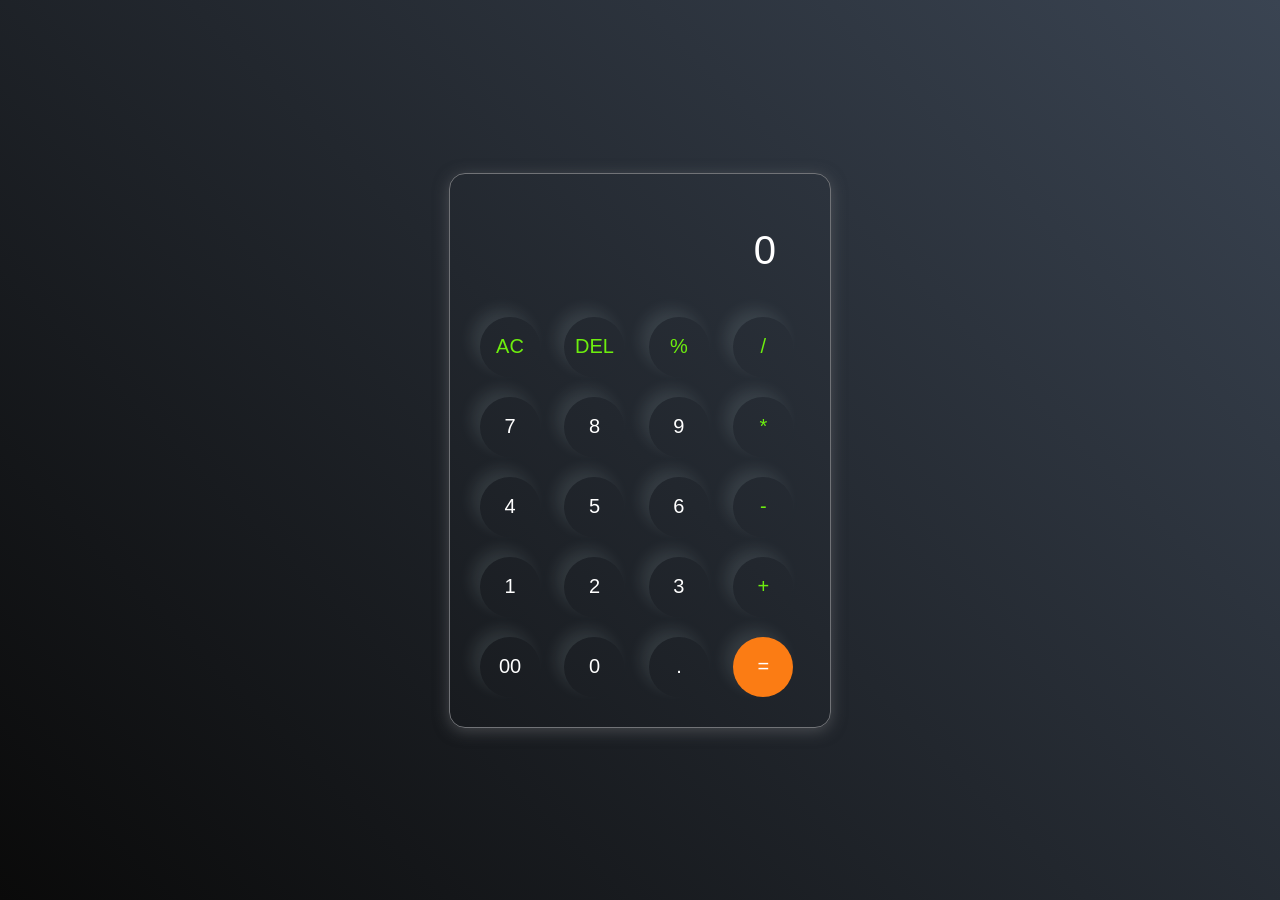
<file: index.html>
<!DOCTYPE html>
<html lang="en">
  <head>
    <meta charset="UTF-8" />
    <meta name="viewport" content="width=device-width, initial-scale=1.0" />
    <title>Caculator</title>
    <link rel="stylesheet" href="style.css" />
  </head>
  <body>
    <div class="calculator">
      <input type="text" placeholder="0" id="inputBox" />
      <div>
        <button class="operator">AC</button>
        <button class="operator">DEL</button>
        <button class="operator">%</button>
        <button class="operator">/</button>
      </div>
      <div>
        <button>7</button>
        <button>8</button>
        <button>9</button>
        <button class="operator">*</button>
      </div>
      <div>
        <button>4</button>
        <button>5</button>
        <button>6</button>
        <button class="operator">-</button>
      </div>
      <div>
        <button>1</button>
        <button>2</button>
        <button>3</button>
        <button class="operator">+</button>
      </div>
      <div>
        <button>00</button>
        <button>0</button>
        <button>.</button>
        <button class="equalBtn">=</button>
      </div>
    </div>
    <script src="script.js"></script>
  </body>
</html>
</file>
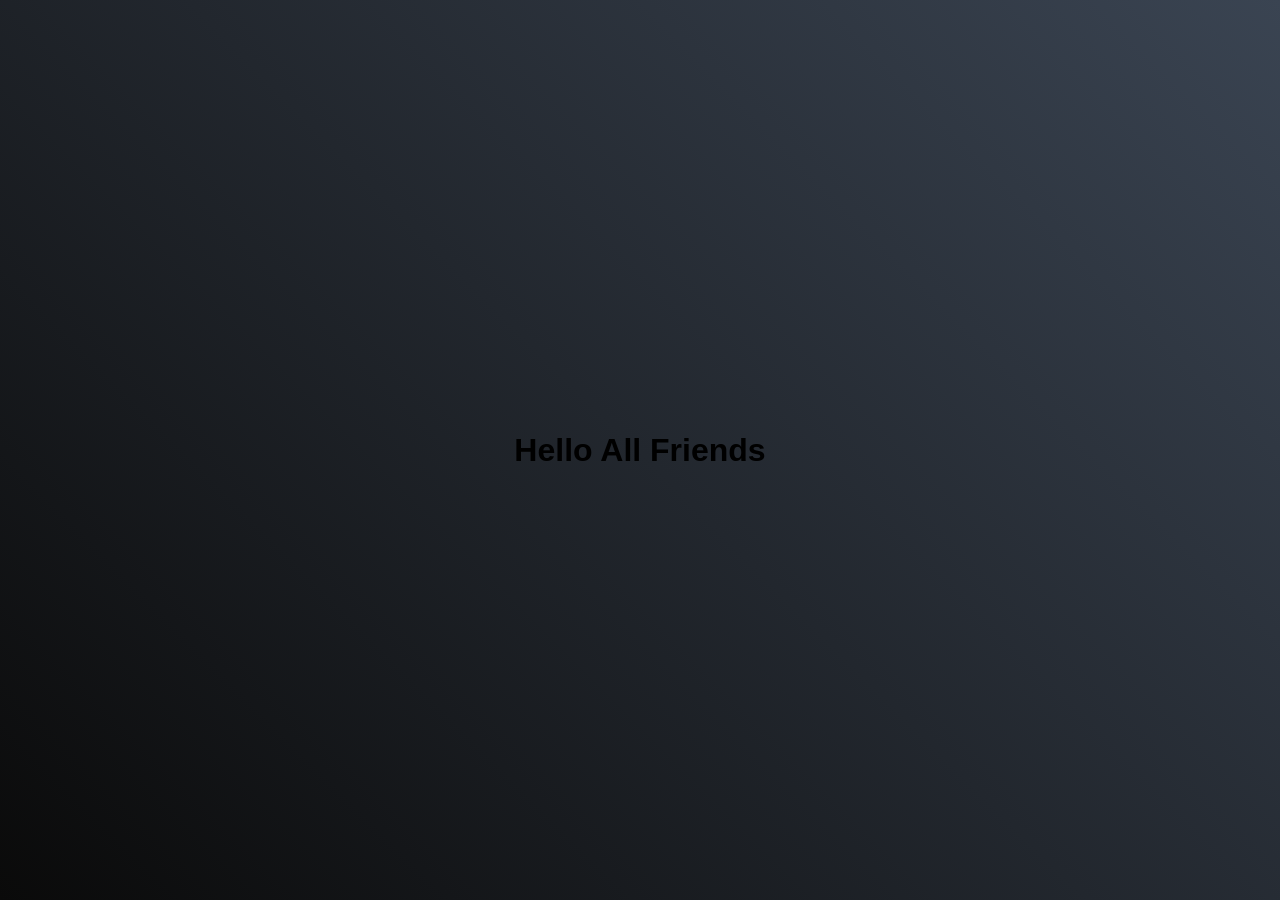
<file: inde.html>
<!DOCTYPE html>
<html lang="en">
  <head>
    <meta charset="UTF-8" />
    <meta name="viewport" content="width=device-width, initial-scale=1.0" />
    <title>Document</title>
    <link rel="stylesheet" href="style.css" />
  </head>
  <body>
    <h1>Hello All Friends</h1>
    <script src="script.js"></script>
  </body>
</html>
</file>
<file: style.css>
* {
  margin: 0;
  padding: 0;
  box-sizing: border-box;
  font-family: Arial, Helvetica, sans-serif;
}
body {
  width: 100%;
  height: 100vh;
  display: flex;
  justify-content: center;
  align-items: center;
  background: linear-gradient(45deg, #0a0a0a, #3a4452);
}
.calculator {
  border: 1px solid #717377;
  padding: 20px;
  border-radius: 16px;
  background: transparent;
  box-shadow: 0px 3px 15px rgba(113, 115, 119, 0.5);
}
input {
  width: 320px;
  border: none;
  padding: 24px;
  margin: 10px;
  background: transparent;
  box-shadow: 0px 3px 15px rgbs(84, 84, 84, 0.1);
  font-size: 40px;
  text-align: right;
  cursor: pointer;
  color: #ffffff;
}
input::placeholder {
  color: #ffffff;
}
button {
  border: none;
  width: 60px;
  height: 60px;
  margin: 10px;
  border-radius: 50%;
  background: transparent;
  color: #ffffff;
  font-size: 20px;
  box-shadow: -8px -8px 15px rgba(225, 255, 255, 0.1);
  cursor: pointer;
}
.equalBtn {
  background-color: #fb7c14;
}
.operator {
  color: #6dee0e;
}
</file>
